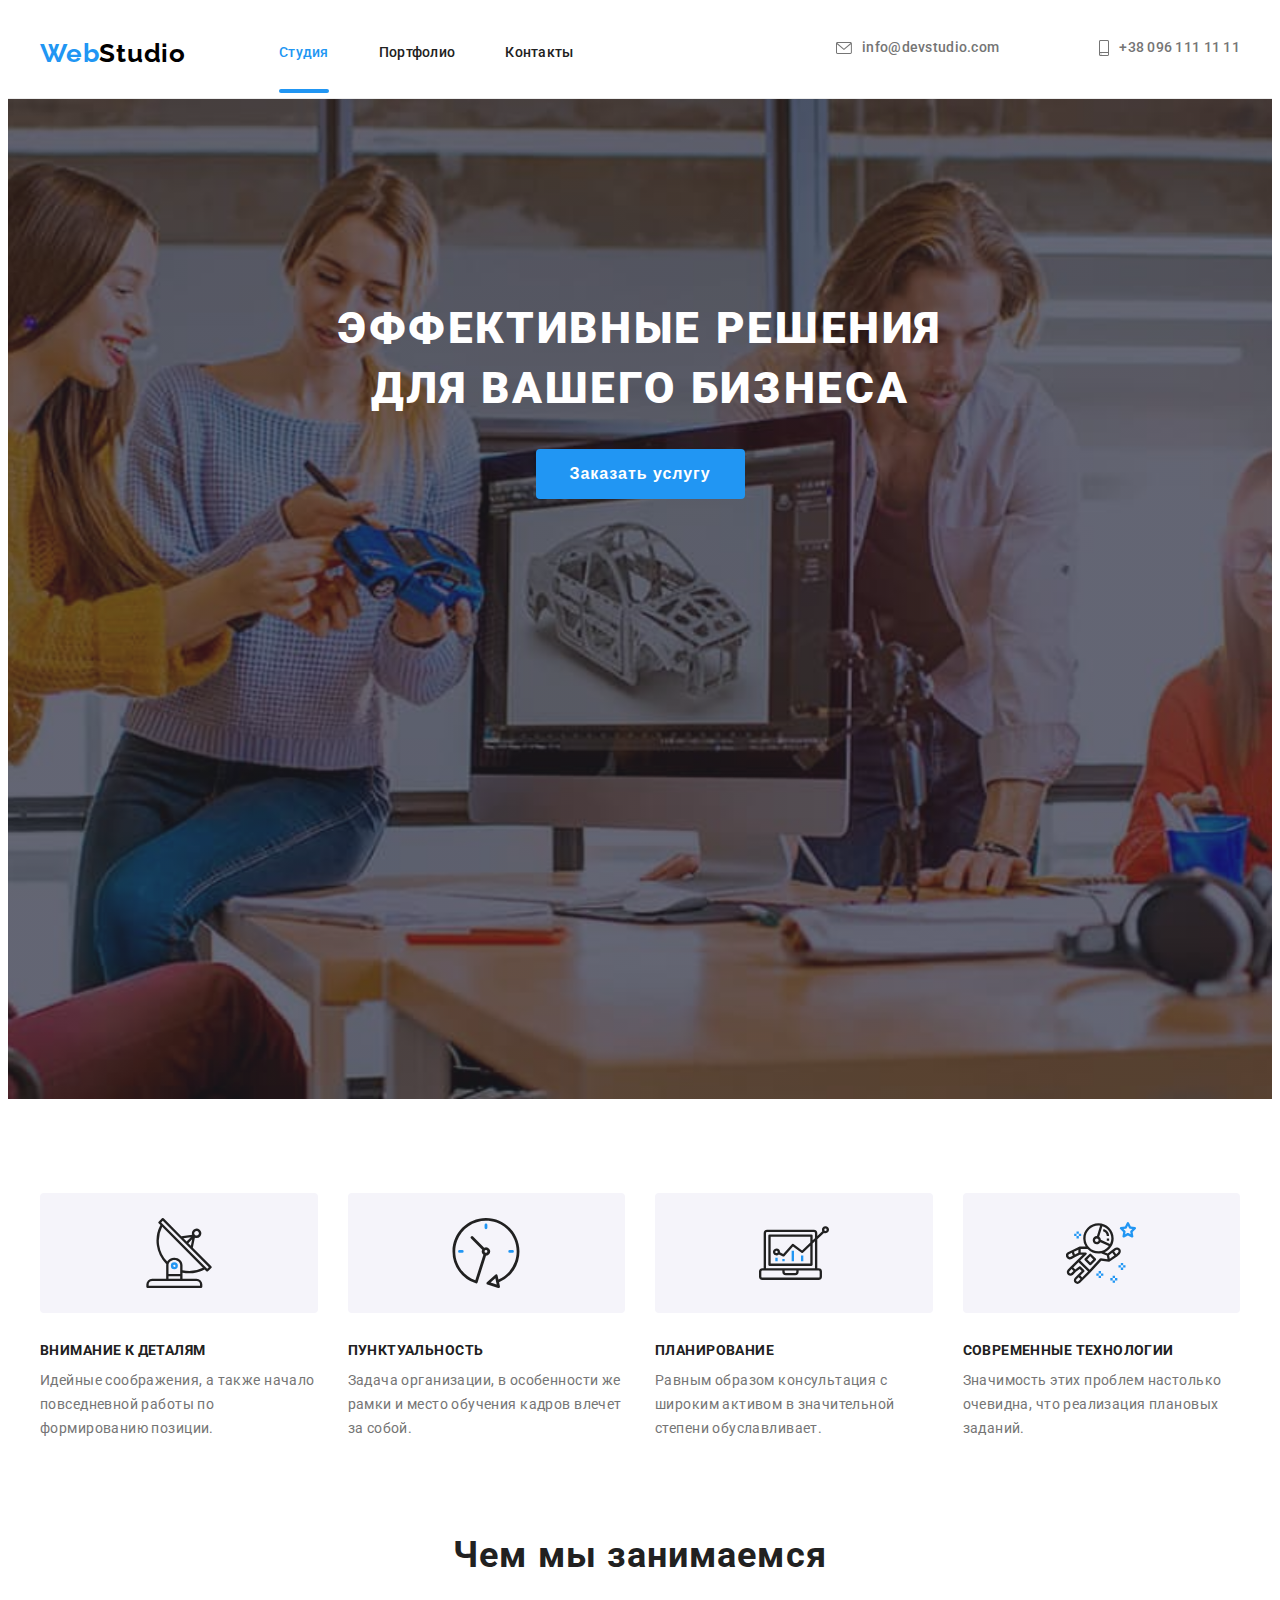
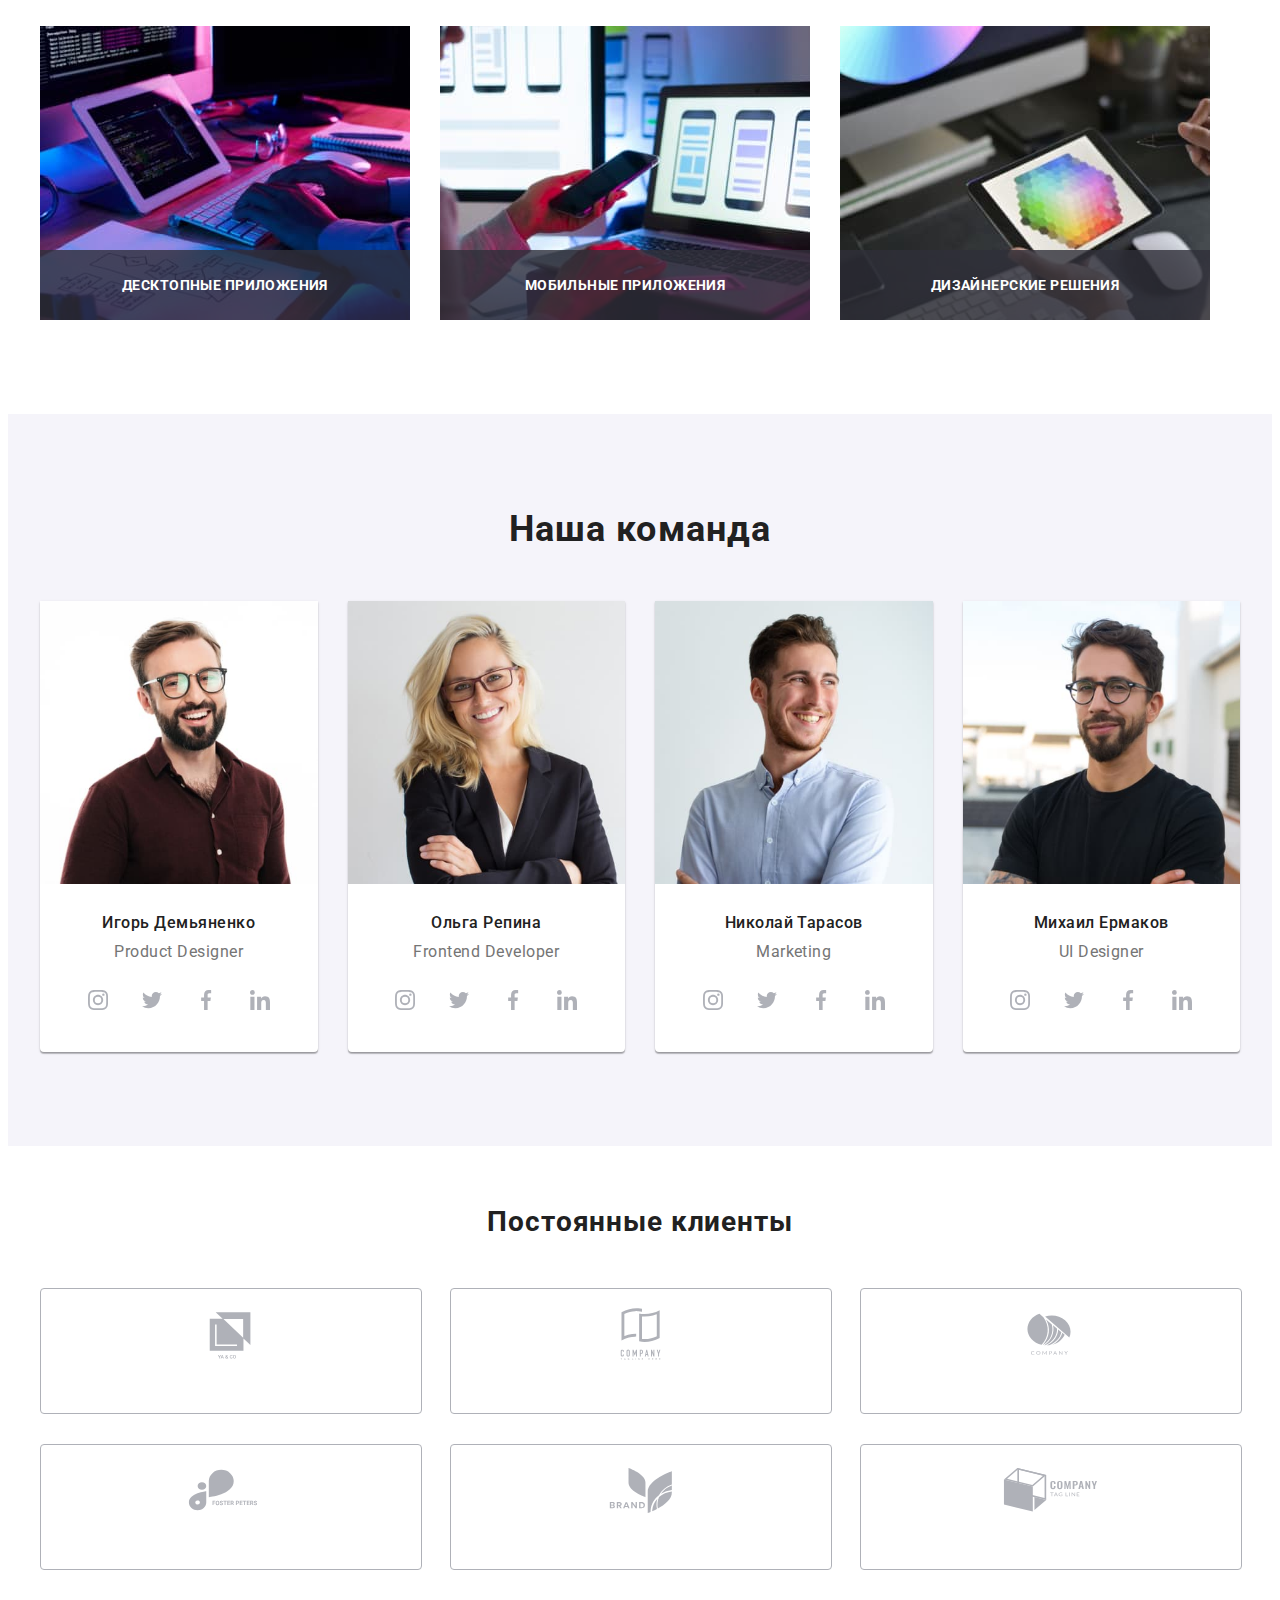
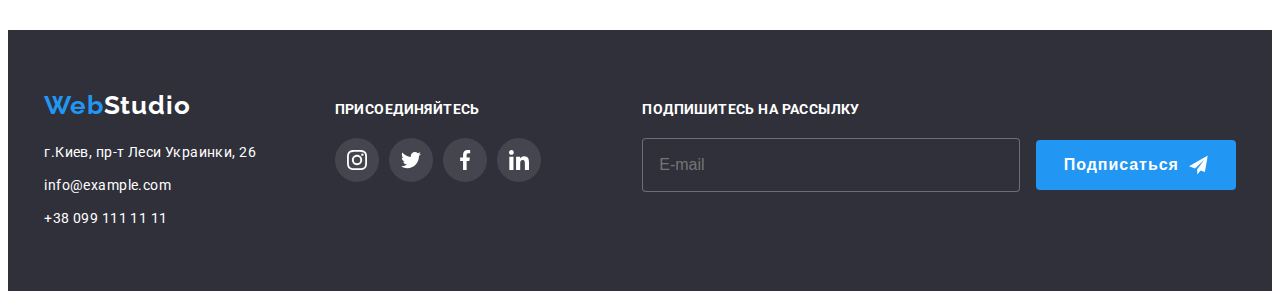
<file: index.html>
<!DOCTYPE html>
<html lang="ru">
<head>
    <meta charset="UTF-8">
    <meta http-equiv="X-UA-Compatible" content="IE=edge">
    <meta name="viewport" content="width=device-width, initial-scale=1.0">
    <link rel="preconnect" href="https://fonts.googleapis.com">
    <link rel="preconnect" href="https://fonts.gstatic.com" crossorigin>
    <link href="https://fonts.googleapis.com/css2?family=Raleway:wght@700&family=Roboto:wght@400;500;700;900&display=swap"
        rel="stylesheet">
    <title>WebStudio</title>
    <link rel="stylesheet" href="https://cdnjs.cloudflare.com/ajax/libs/modern-normalize/1.1.0/modern-normalize.min.css"
        integrity="sha512-wpPYUAdjBVSE4KJnH1VR1HeZfpl1ub8YT/NKx4PuQ5NmX2tKuGu6U/JRp5y+Y8XG2tV+wKQpNHVUX03MfMFn9Q=="
        crossorigin="anonymous" referrerpolicy="no-referrer" />
    <link rel="stylesheet" href="./css/main.min.css">
</head>
<body> 
  <!-- header шапка сайта -->
    <header class="header">
        <div class="header__container ">
     <nav class="nav">
     <a href="./index.html" class="nav__logo link">
         <span class="nav__accent link">Web</span>Studio</a>
        <ul class="nav__list list">
            <li class="nav__item">
                <a href="./index.html" class="nav__link link currents current">Студия</a></li>
            <li class="nav__item">
                <a href="./portfolio.html" class="nav__link link ">Портфолио</a></li>
            <li class="nav__item">
                <a href="" class="nav__link link">Контакты</a></li>
        </ul>
     </nav>
    <ul class="adress header__adress list ">
        <li class="adress__item item icon-mail">
            <a href="mailto:info@devstudio.com" class="adress__mail link">
                <svg class="adress__symbol adress__symbol--mail" width="16" height="12">
                <use href="./img/svg-image/symbol-defs.svg#icon-mail"></use>
            </svg>info@devstudio.com</a></li>
        <li class="adress__item icon-tel">
            <a href="tel:+380961111111" class="adress__tel link">
                <svg class="adress__symbol  adress__symbol--smartphone" width="10" height="16">
                <use href="./img/svg-image/symbol-defs.svg#icon-smartphone"></use>
            </svg>+38 096 111 11 11</a></li>
    </ul>
    </div>
<div class="page-header__mobile-container">
    <a lang="en" href="./index.html" class="mobile-nav__logo"><span class="mobile-nav__logo-accent">Web</span>Studio</a>
    <button type="button" class="menu-button" data-menu-open>
        <svg width="40" height="40">
            <use href="./img/svg-image/symbol-defs.svg#icon-menu"></use>
        </svg>
    </button>
    <div class="page-header__overlay" data-menu>
        <nav class="mobile-nav">
            <button type="button" class="mobile-nav__close" data-menu-close>
                <svg width="40" height="40">
                    <use href="./img/svg-image/symbol-defs.svg#icon-close"></use>
                </svg>
            </button>
            <ul class="mobile-nav__list list">
                <li class="mobile-nav__item"><a href="./index.html"
                        class="mobile-nav__link mobile-nav__link--current">Студия</a>
                </li>
                <li class="mobile-nav__item"><a href="./portfolio.html" class="mobile-nav__link">Портфолио</a></li>
                <li class="mobile-nav__item"><a href="" class="mobile-nav__link">Контакты</a></li>
            </ul>
        </nav>
        <ul class="mobile-contacts list">
            <li class="mobile-contacts__item">
                <a href="tel:+380961111111" class="mobile-contacts__tel">+38 096 111 11 11</a>
            </li>
            <li class="mobile-contacts__item">
                <a lang="en" href="mailto:info@devstudio.com" class="mobile-contacts__mail">info@devstudio.com </a>
            </li>
        </ul>
        <ul class="mobile-social list">
            <li class="mobile-social__item">
                <a class="mobile-social__link" href="https://www.instagram.com/" target="_blank"
                    rel="noopener noreferrer">Instagram</a>
            </li>
            <li class="mobile-social__item">
                <a class="mobile-social__link" href="https://twitter.com/" target="_blank"
                    rel="noopener noreferrer">Twitter</a>
            </li>
            <li class="mobile-social__item">
                <a class="mobile-social__link" href="https://facebook.com/" target="_blank"
                    rel="noopener noreferrer">Facebook</a>
            </li>
            <li class="mobile-social__item">
                <a class="mobile-social__link" href="https://www.linkedin.com/" target="_blank"
                    rel="noopener noreferrer">LinkedIn</a>
            </li>
        </ul>
    </div>

</div>

        </header>
        <main>

    <!-- section Hero-->
    <section class="hero">
        <div class="container"> 
            <h1 class="hero__title">Эффективные решения <br> для вашего бизнеса</h1>
            <button type="button" class="hero__button" data-modal-open >Заказать услугу</button>
        </div>
    </section>
<!-- section 1 Преимущества-->
<section class="description">
    <div class="container">
    <h2 hidden>Преимущества</h2>
    <ul class="description-list list">
        <li class="description-list__item ">
            <div class="description-picture">
                <svg class="description-picture__icon">
                    <use href="./img/svg-image/symbol-defs.svg#icon-antenna"></use>
                </svg>
            </div>
            <h3 class="description-list__title">Внимание к деталям</h3>
            <p class="description-list__text">Идейные соображения, а также начало повседневной работы по формированию позиции.</p>
        </li>
        <li class="description-list__item icon-time">
            <div class="description-picture">
            <svg class="description-picture__icon">
                <use href="./img/svg-image/symbol-defs.svg#icon-clock"></use></svg>
                </div>
            <h3 class="description-list__title">Пунктуальность</h3>
            <p class="description-list__text">Задача организации, в особенности же рамки и место обучения кадров влечет за собой.</p>
        </li>
        <li class="description-list__item icon-laptop ">
            <div class="description-picture">
            <svg class="description-picture__icon">
                <use href="./img/svg-image/symbol-defs.svg#icon-diagram"></use></svg>
                </div>
            <h3 class="description-list__title">Планирование</h3>
            <p class="description-list__text">Равным образом консультация с широким активом в значительной степени обуславливает.</p>
        </li>
        <li class="description-list__item icon-astronaut">
            <div class="description-picture">
            <svg class="description-picture__icon">
            <use href="./img/svg-image/symbol-defs.svg#icon-astronaut"></use>
            </svg>
            </div>
            <h3 class="description-list__title">Современные технологии</h3>
            <p class="description-list__text">Значимость этих проблем настолько очевидна, что реализация плановых заданий.</p>
        </li>
    </ul>
    </div>
</section>
<!-- section 2 examples of works -->

<section class="about">
    <div class="container">
    <h2 class="about__title">Чем мы занимаемся</h2>
    <ul class="about-examples list">
        <li class="about-examples__item">
            <img src="./img/jpg/box1.jpg" alt="box1" width="370" height="294" class="about-img">
            <div class="about-examples__box">
                <p class="about-examples__text">ДЕСКТОПНЫЕ ПРИЛОЖЕНИЯ</p>
            </div>
        </li>
        <li class="about-examples__item">
            <img src="./img/jpg/box2.jpg" alt="box2" width="370" height="294" class="about-img">
            <div class="about-examples__box">
                <p class="about-examples__text">МОБИЛЬНЫЕ ПРИЛОЖЕНИЯ</p>
            </div>
        </li>
        <li class="about-examples__item">
            <img src="./img/jpg/box3.jpg" alt="box3" width="370" height="294" class="about-img">
            <div class="about-examples__box">
                <p class="about-examples__text">ДИЗАЙНЕРСКИЕ РЕШЕНИЯ</p>
            </div>
        </li>
    </ul>
    </div>
</section>
<!-- section 3 photo people -->
<section class="team">
    <div class="container">
    <h2 class="team__title">Наша команда</h2>
    <ul class="person list">
        <li class="person__item">
                <picture>
                    <source media="(max-width: 767px)" srcset="./img/team/igor-mobile.jpg 1x, 
                                                            ./img/team/igor-mobile@2x.jpg 2x" type="image/jpeg">
                    <source media="(max-width: 1199px)" srcset="./img/team/igor-mobile.jpg 1x,
                                                            ./img/team/igor-mobile@2x.jpg 2x">
                    <source media="(min-width: 1200px)" srcset="./img/team/igor-mobile.jpg 1x,
                                                            ./img/team/igor-mobile@2x.jpg 2x">
                    <img src="./img/team/igor-mobile.jpg" alt="Фото Игорь Демьяненко" class="team-img">
                </picture>
            <!-- <img src="./img/team/igor-mobile.jpg" alt="Фото Игорь Демьяненко" class="team-img"
                srcset="./img/team/igor-mobile.jpg 1x, ./img/team/igor-mobile@2x.jpg 2x"> -->
            <div class="person__container">
            <h3 class="person__name">Игорь Демьяненко</h3>
            <p class="person__text">Product Designer</p>
            <ul class="networks list">
                <li class="team-list">
                    <a href="" target="_blank" rel="noopener noreferrer" 
                    class="networks__link">
                        <svg class="networks__icon">
                        <use href="./img/svg-image/symbol-defs.svg#icon-instagram"></use>
                        </svg>
                    </a>
                </li>
                <li class="team-list">
                    <a href="" target="_blank" rel="noopener noreferrer" 
                    class="networks__link">
                    <svg class="networks__icon">
                        <use href="./img/svg-image/symbol-defs.svg#icon-twitter">
                        </use>
                    </svg></a></li>
                <li class="team-list">
                    <a href="" target="_blank" rel="noopener noreferrer" 
                    class="networks__link">
                    <svg class="networks__icon"><use href="./img/svg-image/symbol-defs.svg#icon-facebook"></use>
                     </svg></a></li>
                <li class="team-list">
                    <a href="" target="_blank" rel="noopener noreferrer" 
                    class="networks__link">
                     <svg class="networks__icon"><use href="./img/svg-image/symbol-defs.svg#icon-linkedin"></use>
                    </svg></a></li>
            </ul>
            </div>
        </li>
        <li class="person__item">
                <picture>
                    <source media="(max-width: 767px)" srcset="./img/team/olga-mobile.jpg 1x, 
                                                                            ./img/team/olga-mobile@2x.jpg 2x" type="image/jpeg">
                    <source media="(max-width: 1199px)" srcset="./img/team/olga-mobile.jpg 1x,
                                                                            ./img/team/olga-mobile@2x.jpg 2x">
                    <source media="(min-width: 1200px)" srcset="./img/team/olga-mobile.jpg 1x,
                                                                            ./img/team/olga-mobile@2x.jpg 2x">
                    <img src="./img/team/olga-mobile.jpg" alt="Фото Ольга Репина" class="team-img">
                </picture>
            <!-- <img src="./img/team/olga-mobile.jpg" alt="Фото Ольга Репина" class="team-img"
                srcset="./img/team/olga-mobile.jpg 1x, ./img/team/olga-mobile@2x.jpg 2x"> -->
            <div class="person__container">
            <h3 class="person__name">Ольга Репина</h3>
            <p class="person__text">Frontend Developer</p>
            <ul class="networks list">
                    <li class="team-list">
                        <a href="" target="_blank" rel="noopener noreferrer" 
                        class="networks__link">
                            <svg class="networks__icon"><use href="./img/svg-image/symbol-defs.svg#icon-instagram"></use>
                            </svg></a></li>
                    <li class="team-list">
                        <a href="" target="_blank" rel="noopener noreferrer" 
                        class="networks__link link">
                            <svg class="networks__icon"><use href="./img/svg-image/symbol-defs.svg#icon-twitter"></use>
                            </svg></a></li>
                    <li class="team-list">
                        <a href="" target="_blank" rel="noopener noreferrer" 
                        class="networks__link">
                            <svg class="networks__icon"><use href="./img/svg-image/symbol-defs.svg#icon-facebook"></use>
                            </svg></a></li>
                    <li class="team-list">
                        <a href="" target="_blank" rel="noopener noreferrer" 
                        class="networks__link">
                            <svg class="networks__icon"><use href="./img/svg-image/symbol-defs.svg#icon-linkedin"></use>
                            </svg>
                        </a></li>
            </ul>
            </div>
        </li>
        <li class="person__item">
            <picture>
                <source media="(max-width: 767px)" srcset="./img/team/nikolay-mobile.jpg 1x, 
                    ./img/team/nikolay-mobile@2x.jpg 2x"
                    type="image/jpeg">
                <source media="(max-width: 1199px)" srcset="./img/team/nikolay-mobile.jpg 1x,
                       ./img/team/nikolay-mobile@2x.jpg 2x">
                <source media="(min-width: 1200px)" srcset="./img/team/nikolay-mobile.jpg 1x,
                          ./img/team/nikolay-mobile@2x.jpg 2x">
                <img src="./img/team/nikolay-mobile.jpg" alt="Фото Николай Тарасов" class="team-img">
            </picture>
            <!-- <img src="./img/team/nikolay-mobile.jpg" alt="Фото Николай Тарасов" class="team-img"
                srcset="./img/team/nikolay-mobile.jpg 1x, ./img/team/nikolay-mobile@2x.jpg 2x"> -->
            <div class="person__container">
            <h3 class="person__name">Николай Тарасов</h3>
            <p class="person__text">Marketing</p>
            <ul class="networks list">
                <li class="team-list">
                    <a href="" target="_blank" rel="noopener noreferrer" 
                    class="networks__link">
                        <svg class="networks__icon"><use href="./img/svg-image/symbol-defs.svg#icon-instagram"></use>
                        </svg></a></li>
                <li class="team-list">
                    <a href="" target="_blank" rel="noopener noreferrer" 
                    class="networks__link">
                        <svg class="networks__icon"><use href="./img/svg-image/symbol-defs.svg#icon-twitter"></use>
                        </svg></a></li>
                <li class="team-list">
                    <a href="" target="_blank" rel="noopener noreferrer"
                     class="networks__link">
                        <svg class="networks__icon"><use href="./img/svg-image/symbol-defs.svg#icon-facebook"></use>
                        </svg></a></li>
                <li class="team-list">
                    <a href="" target="_blank" rel="noopener noreferrer" 
                    class="networks__link">
                        <svg class="networks__icon"><use href="./img/svg-image/symbol-defs.svg#icon-linkedin"></use>
                        </svg>
                    </a></li>
            </ul>
            </div>
        </li>
        <li class="person__item">
                <picture>
                    <source media="(max-width: 767px)" srcset="./img/team/michael-mobile.jpg 1x, 
                                    ./img/team/michael-mobile@2x.jpg 2x" type="image/jpeg">
                    <source media="(max-width: 1199px)" srcset="./img/team/michael-mobile.jpg 1x,
                                       ./img/team/michael-mobile@2x.jpg 2x">
                    <source media="(min-width: 1200px)" srcset="./img/team/michael-mobile.jpg 1x,
                                          ./img/team/michael-mobile@2x.jpg 2x">
                    <img src="./img/team/michael-mobile.jpg" alt="Фото Михаил Ермаков" class="team-img">
                </picture>
            <!-- <img src="./img/team/michael-mobile.jpg" alt="Фото Михаил Ермаков" class="team-img"
                srcset="./img/team/michael-mobile.jpg 1x, ./img/team/michael-mobile@2x.jpg 2x"> -->
            <div class="person__container">
            <h3 class="person__name">Михаил Ермаков</h3>
            <p class="person__text">UI Designer</p>
            <ul class="networks list">
                <li class="team-list">
                    <a href="" target="_blank" rel="noopener noreferrer" 
                    class="networks__link">
                    <svg class="networks__icon"><use href="./img/svg-image/symbol-defs.svg#icon-instagram"></use>
                    </svg></a></li>
                <li class="team-list">
                    <a href="" target="_blank" rel="noopener noreferrer" 
                    class="networks__link">
                    <svg class="networks__icon"><use href="./img/svg-image/symbol-defs.svg#icon-twitter"></use>
                    </svg></a></li>
                <li class="team-list">
                    <a href="" target="_blank" rel="noopener noreferrer" 
                    class="networks__link">
                    <svg class="networks__icon"><use href="./img/svg-image/symbol-defs.svg#icon-facebook"></use>
                    </svg></a></li>
                <li class="team-list">
                    <a href="" target="_blank" rel="noopener noreferrer"
                     class="networks__link">
                    <svg class="networks__icon"><use href="./img/svg-image/symbol-defs.svg#icon-linkedin"></use>
                    </svg>
                </a></li>
            </ul>
            </div>
        </li>
    </ul>
    </div>
    
    </section>

<!-- --Section 4 Clients-- -->


         <section class="clients">
         <div class="container">
         <h2 class="clients__title">Постоянные клиенты</h2>
         <ul class="clients-list list">
         <li class="clients-list__box">
             <a class="clients-list__link" href="" target="_blank" rel="noopener noreferrer">
                <svg class="clients-list__symbol">
                    <use href="./img/svg-image/symbol-defs.svg#icon-Logo1"></use>
                </svg>
            </a>
        </li> 
         <li class="clients-list__box">
            <a class="clients-list__link" href="" target="_blank" rel="noopener noreferrer">
             <svg class="clients-list__symbol"><use href="./img/svg-image/symbol-defs.svg#icon-Logo2"></use></svg></a></li>
         <li class="clients-list__box">
            <a class="clients-list__link" href="" target="_blank" rel="noopener noreferrer">
            <svg class="clients-list__symbol"><use href="./img/svg-image/symbol-defs.svg#icon-Logo3"></use></svg></a></li>
         <li class="clients-list__box">
            <a class="clients-list__link" href="" target="_blank" rel="noopener noreferrer">
            <svg class="clients-list__symbol"><use href="./img/svg-image/symbol-defs.svg#icon-Logo4"></use></svg></a></li>
         <li class="clients-list__box">
            <a  class="clients-list__link" href="" target="_blank" rel="noopener noreferrer">
            <svg class="clients-list__symbol"><use href="./img/svg-image/symbol-defs.svg#icon-Logo5"></use></svg></a></li>
         <li class="clients-list__box">
            <a class="clients-list__link" href="" target="_blank" rel="noopener noreferrer">
            <svg class="clients-list__symbol"><use href="./img/svg-image/symbol-defs.svg#icon-Logo6"></use></svg></a></li>
         </ul>
         </div>
    </section>
</main>
         <!-- footer -->
        <footer class="footer">
            <div class="container container-footer">
            <div class="footer-address">
             <h2 hidden>адрес</h2>
            <a href="./index.html" class="footer-address__link link">
            <span class="footer-address__logo-accent link">Web</span>Studio</a>
            <address>
            <ul class="footer-list list">
            <li class="footer-list__item">
            <a href="https://goo.gl/maps/7h8aDrKKwfjGKreX9" target="_blank" rel="noopener noreferrer"
            class="footter-list__text link">
                г.Киев, пр-т Леси Украинки, 26</a>
            </li>
            <li class="footer-list__item">
             <a href="mailto:info@example.com" class="footter-list__mail-info link">info@example.com</a>
            </li>
            <li class="footer-list__item">
             <a href="tel:+380991111111" class="footter-list__tel-info link">+38 099 111 11 11</a>
            </li>
            </ul>
             </address>
            </div>
        <div class="footer-social" >
            <p class="footer-social__title">присоединяйтесь</p>
            <ul class="icons list">
                <li class="icons__links">
                    <a href="" target="_blank" rel="noopener noreferrer" 
                    class="icons__note">
                        <svg class="icons__icon">
                            <use href="./img/svg-image/symbol-defs.svg#icon-instagram"></use>
                        </svg></a>
                </li>
                <li class="icons__links">
                    <a href="" target="_blank" rel="noopener noreferrer" 
                    class="icons__note">
                        <svg class="icons__icon">
                            <use href="./img/svg-image/symbol-defs.svg#icon-twitter"></use>
                        </svg></a>
                </li>
                <li class="icons__links">
                    <a href="" target="_blank" rel="noopener noreferrer" 
                    class="icons__note">
                        <svg class="icons__icon">
                            <use href="./img/svg-image/symbol-defs.svg#icon-facebook"></use>
                        </svg></a>
                </li>
                <li class="icons__links">
                    <a href="" target="_blank" rel="noopener noreferrer" 
                    class="icons__note">
                        <svg class="icons__icon">
                            <use href="./img/svg-image/symbol-defs.svg#icon-linkedin"></use>
                        </svg></a>
                </li>
            </ul>
        </div>
   
        <div class="online-section">
            <p class="online-section__text">ПОДПИШИТЕСЬ НА РАССЫЛКУ</p>
           <!-- <form class="online-form"> -->
            <input type="email" class="online-form__input" 
                name="online-name" 
                placeholder="E-mail"/>
            <button type="submit" class="online-form__button">Подписаться
                <svg class="online-form__icon" width="24" height="24">
                    <use href="./img/svg-image/symbol-defs.svg#icon-icon-send"></use>
                </svg>
            </button>
            <!-- </form> -->
        </div>
    </div>
    
        </footer>
<!-- -------------МОдальное окно--------------- -->
<div class="backdrop is-hidden" data-modal >
    <div class="modal">
    <button class="modal-button" data-modal-close >
    <svg class="modal-svg">
    <use href="./img/svg-image/symbol-defs.svg#icon-button-close"></use></svg>
        </button>
    <form class="modal-form">
        <p class="modal-title">Оставьте свои данные, мы вам перезвоним</p>
    <div class="modal-field">
    <label class="modal-label">Имя</label>
    <div class="input-wrap">
    <input type="text" class="modal-input"
        name="user-name"
        placeholder=" "
        required
        minlength="2"/>
                        
    <svg class="modal-icon">
    <use href="./img/svg-image/symbol-defs.svg#icon-person"></use></svg>
        </div>
        </div>
    <div class="modal-field">
    <label class="modal-label">Телефон</label>
    <div class="input-wrap">
    <input type="tel" class="modal-input" 
             name="user-tel"
            placeholder=" "
            required/>
    <svg class="modal-icon">
    <use href="./img/svg-image/symbol-defs.svg#icon-phone"></use>
        </svg>
        </div>
        </div>
    <div class="modal-field">
    <label class="modal-label">Почта</label>
    <div class="input-wrap">
    <input type="email" class="modal-input" 
            name="user-emal" 
            placeholder=" "
            required/>
                    
     <svg class="modal-icon">
    <use href="./img/svg-image/symbol-defs.svg#icon-email"></use>
        </svg>
        </div>
        </div>
    <label for="user-text" class="modal-label">Комментарий</label>
    <textarea name="user-text" 
         placeholder="Введите текст"
        id="user-text" 
        class="modal-text"></textarea>
                        
    <div class="modal-fields">
    <input type="checkbox" name="privacy"
            value="true" 
            id="privacy"
             class="modal-check visually-hidden " >
    <label for="privacy" class="check-text">
    <span class="check-span">Соглашаюсь с рассылкой и принимаю
    <a href="" class="check-link">Условия договора</a>
        </span>
        </label>
        </div>
        <div class="modal-div">
<button type="submit" class="modal-buttons">Отправить</button>
</div>
            </form>
            </div>
        </div>
    <script src="./js/modal.js"></script>
    <script src="./js/mobile-menu.js"></script>
</body>
</html>
</file>
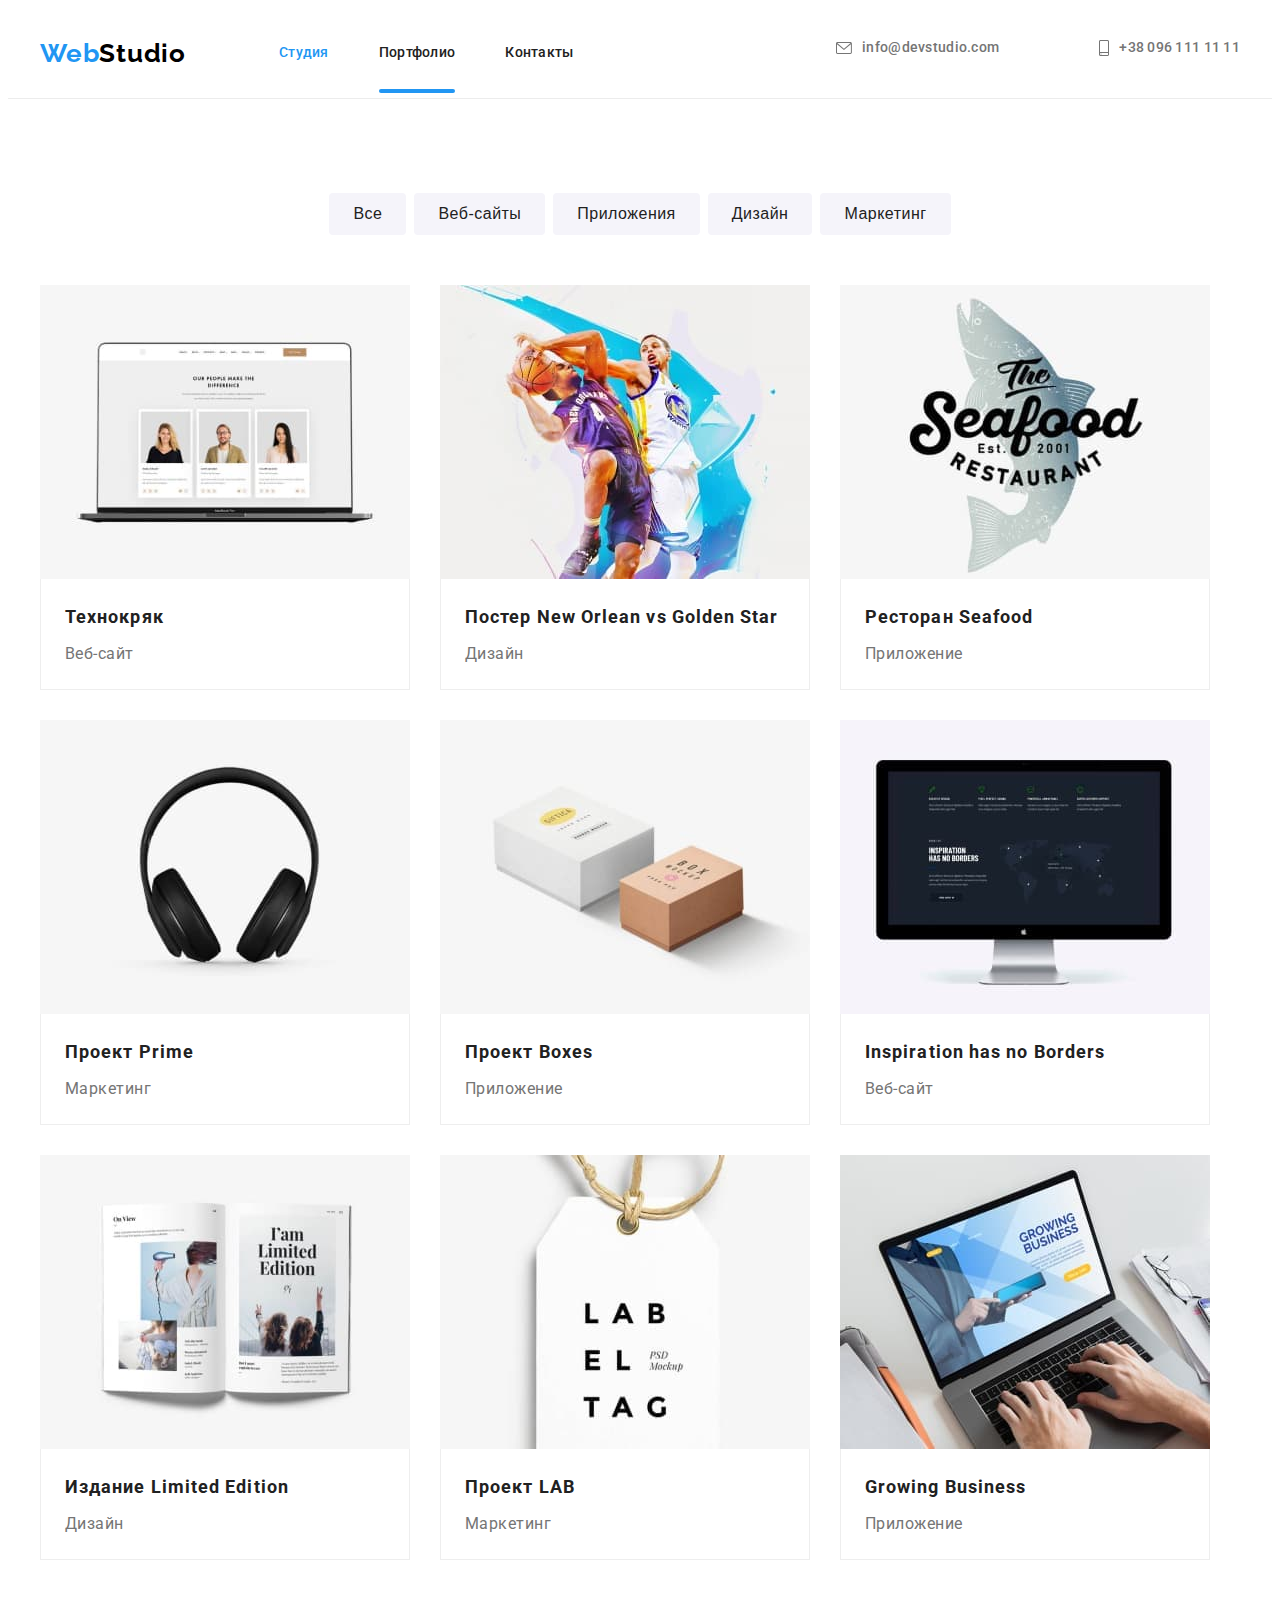
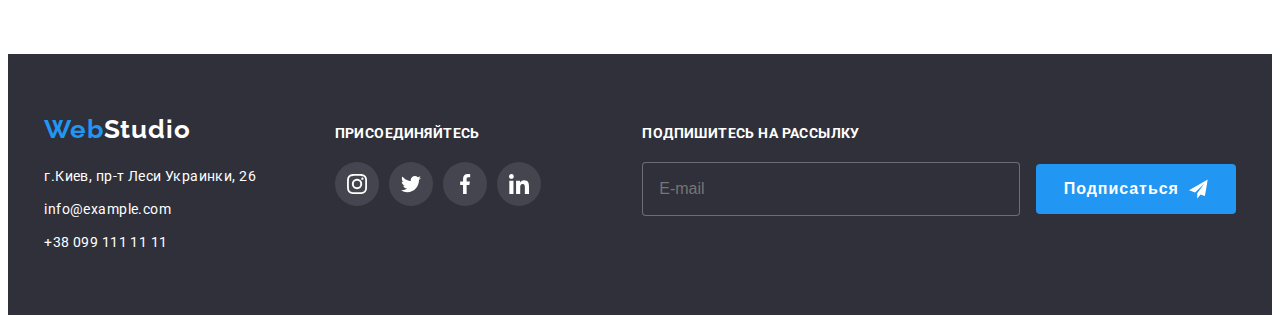
<file: portfolio.html>
<!DOCTYPE html>
<html lang="ru">

<head>
    <meta charset="UTF-8">
    <meta http-equiv="X-UA-Compatible" content="IE=edge">
    <meta name="viewport" content="width=device-width, initial-scale=1.0">
    <link rel="preconnect" href="https://fonts.googleapis.com">
    <link rel="preconnect" href="https://fonts.gstatic.com" crossorigin>
    <link
        href="https://fonts.googleapis.com/css2?family=Raleway:wght@700&family=Roboto:wght@400;500;700;900&display=swap"
        rel="stylesheet">
    <title>WebStudio</title>
    <link rel="stylesheet" href="https://cdnjs.cloudflare.com/ajax/libs/modern-normalize/1.1.0/modern-normalize.min.css"
    integrity="sha512-wpPYUAdjBVSE4KJnH1VR1HeZfpl1ub8YT/NKx4PuQ5NmX2tKuGu6U/JRp5y+Y8XG2tV+wKQpNHVUX03MfMFn9Q=="
    crossorigin="anonymous" referrerpolicy="no-referrer" />
    <!-- <link rel="stylesheet" href="./css/styles.css" /> -->
    <link rel="stylesheet" href="./css/main.min.css" />
</head>

<body>
    <!-- header шапка сайта -->
    <header class="header">
        <div class="header__container ">
            <nav class="nav">
                <a href="./index.html" class="nav__logo link">
                    <span class="nav__accent link">Web</span>Studio</a>
                <ul class="nav__list list">
                    <li class="nav__item">
                        <a href="./index.html" class="nav__link link  current">Студия</a>
                    </li>
                    <li class="nav__item">
                        <a href="./portfolio.html" class="nav__link currents link ">Портфолио</a>
                    </li>
                    <li class="nav__item">
                        <a href="" class="nav__link link">Контакты</a>
                    </li>
                </ul>
            </nav>
            <ul class="adress header__adress list ">
                <li class="adress__item item icon-mail">
                    <a href="mailto:info@devstudio.com" class="adress__mail link">
                        <svg class="adress__symbol adress__symbol--size" width="16" height="12">
                            <use href="./img/svg-image/symbol-defs.svg#icon-mail"></use>
                        </svg>info@devstudio.com</a>
                </li>
                <li class="adress__item icon-tel">
                    <a href="tel:+380961111111" class="adress__tel link">
                        <svg class="adress__symbol  adress__symbol--size" width="10" height="16">
                            <use href="./img/svg-image/symbol-defs.svg#icon-smartphone"></use>
                        </svg>+38 096 111 11 11</a>
                </li>
            </ul>
        </div>
        <div class="page-header__mobile-container">
            <a lang="en" href="./index.html" class="mobile-nav__logo"><span
                    class="mobile-nav__logo-accent">Web</span>Studio</a>
            <button type="button" class="menu-button" data-menu-open>
                <svg width="40" height="40">
                    <use href="./img/svg-image/symbol-defs.svg#icon-menu"></use>
                </svg>
            </button>
            <div class="page-header__overlay" data-menu>
                <nav class="mobile-nav">
                    <button type="button" class="mobile-nav__close" data-menu-close>
                        <svg width="40" height="40">
                            <use href="./img/svg-image/symbol-defs.svg#icon-close"></use>
                        </svg>
                    </button>
                    <ul class="mobile-nav__list list">
                        <li class="mobile-nav__item"><a href="./index.html"
                                class="mobile-nav__link mobile-nav__link--current">Студия</a>
                        </li>
                        <li class="mobile-nav__item"><a href="./portfolio.html" class="mobile-nav__link">Портфолио</a></li>
                        <li class="mobile-nav__item"><a href="" class="mobile-nav__link">Контакты</a></li>
                    </ul>
                </nav>
                <ul class="mobile-contacts list">
                    <li class="mobile-contacts__item">
                        <a href="tel:+380961111111" class="mobile-contacts__tel">+38 096 111 11 11</a>
                    </li>
                    <li class="mobile-contacts__item">
                        <a lang="en" href="mailto:info@devstudio.com" class="mobile-contacts__mail">info@devstudio.com </a>
                    </li>
                </ul>
                <ul class="mobile-social list">
                    <li class="mobile-social__item">
                        <a class="mobile-social__link" href="https://www.instagram.com/" target="_blank"
                            rel="noopener noreferrer">Instagram</a>
                    </li>
                    <li class="mobile-social__item">
                        <a class="mobile-social__link" href="https://twitter.com/" target="_blank"
                            rel="noopener noreferrer">Twitter</a>
                    </li>
                    <li class="mobile-social__item">
                        <a class="mobile-social__link" href="https://facebook.com/" target="_blank"
                            rel="noopener noreferrer">Facebook</a>
                    </li>
                    <li class="mobile-social__item">
                        <a class="mobile-social__link" href="https://www.linkedin.com/" target="_blank"
                            rel="noopener noreferrer">LinkedIn</a>
                    </li>
                </ul>
            </div>
    
        </div>
    
    </header>
    <main>
        <!-- Filter -->
        <section class="portfolio">
            <div class="container">
            <h1 hidden>Проекты</h1>
<ul class="portfolio-list list">
    <li class="item"><button type="button" 
        class="portfolio-list__button">Все</button> </li>
   <li class="item"><button type="button" 
    class="portfolio-list__button">Веб-сайты</button>
    </li>
    <li class="item"><button type="button" 
        class="portfolio-list__button">Приложения</button></li>
    <li class="item"><button type="button" 
        class="portfolio-list__button">Дизайн</button></li>
    <li class="item"><button type="button" 
        class="portfolio-list__button">Маркетинг</button></li>
</ul>
<!-- Portfolio  -->
<ul class="portfolio-choice list">
    <li class="portfolio-choice__item">
        <a href="" class="portfolio-choice__link">
            <div class="portfolio-foto">
        <picture>
            <source media="(max-width: 767px)" srcset="./img/portfolio2/technoquack-mobile.jpg 1x, 
                                            ./img/portfolio2/technoquack-mobile@2x.jpg 2x" type="image/jpeg">
            <source media="(max-width: 1199px)" srcset="./img/portfolio2/technoquack-tablet.jpg 1x,
                                            ./img/portfolio2/technoquack-tablet@2x.jpg 2x">
            <source media="(min-width: 1200px)" srcset="./img/portfolio2/technoquack.jpg 1x,
                                            ./img/portfolio2/technoquack@2x.jpg 2x">
            <img src="./img/portfolio2/technoquack.jpg" alt="Ноутбук с открытой веб-страницей Технокряк"
                class="portfolio-choice__photo">
        </picture>

             <p class="portfolio-foto__paragraf">Ресурс предлагает комплексные предложения с разным
                    уровнем функционала и сервисов. Все это позволит посетителю получить
                    исчерпывающие сведения о компании или частном лице.</p>
                 </div>
            <div class="portfolio-container">
            <h2 class="portfolio-container__name">Технокряк</h2>
            <p class="portfolio-container__text">Веб-сайт</p>
            </div>
        </a>
        
    </li>
    <li class="portfolio-choice__item">
        <a href="" class="portfolio-choice__link">
            <div class="portfolio-foto">
            <picture>
                <source media="(max-width: 767px)" srcset="./img/portfolio2/poster-mobile.jpg 1x, 
                                                ./img/portfolio2/poster-mobile@2x.jpg 2x" type="image/jpeg">
                <source media="(max-width: 1199px)" srcset="./img/portfolio2/poster-tablet.jpg 1x, 
                                                ./img/portfolio2/poster-tablet@2x.jpg 2x" type="image/jpeg">
                <source media="(min-width: 1200px)" srcset="./img/portfolio2/poster.jpg 1x,
                                                ./img/portfolio2/poster@2x.jpg 2x" type="image/jpeg">
                <img src="./img/portfolio2/poster.jpg" 
                alt="Постер с двумя игроками НБА" class="portfolio-choice__photo">
            </picture>
            <p class="portfolio-foto__paragraf">Ресурс предлагает комплексные предложения с разным
                уровнем функционала и сервисов. Все это позволит посетителю получить
                исчерпывающие сведения о компании или частном лице.</p>
            </div>
        <div class="portfolio-container">
            <h2 class="portfolio-container__name">Постер New Orlean vs Golden Star</h2>
        <p class="portfolio-container__text">Дизайн</p>
        </div>
    </a>
        </li>
    <li class="portfolio-choice__item">
        <a href="" class="portfolio-choice__link">
            <div class="portfolio-foto">
        <picture>
            <source media="(max-width: 767px)" srcset="./img/portfolio2/seafood-mobile.jpg 1x,
                                            ./img/portfolio2/seafood-mobile@2x.jpg 2x" type="image/jpeg">
            <source media="(max-width: 1199px)" srcset="./img/portfolio2/seafood-tablet.jpg 1x,
                                            ./img/portfolio2/seafood-tablet@2x.jpg 2x" type="image/jpeg">
            <source media="(min-width: 1200px)" srcset="./img/portfolio2/seafood.jpg 1x,
                                            ./img/portfolio2/seafood@2x.jpg 2x" type="image/jpeg">
            <img src="./img/portfolio2/seafood.jpg" 
            alt="Логотип ресторана seafood" class="portfolio-choice__photo">
        </picture>
        <p class="portfolio-foto__paragraf">Ресурс предлагает комплексные предложения с разным
            уровнем функционала и сервисов. Все это позволит посетителю получить
            исчерпывающие сведения о компании или частном лице.</p>
            </div>
        <div class="portfolio-container">
        <h2 class="portfolio-container__name">Ресторан Seafood</h2>
        <p class="portfolio-container__text">Приложение</p>
        </div>
    </a>
        </Li>
    <li class="portfolio-choice__item">
        <a href="" class="portfolio-choice__link">
            <div class="portfolio-foto">
        <picture>
            <source media="(max-width: 767px)" srcset="./img/portfolio2/prime-mobile.jpg 1x, 
                                            ./img/portfolio2/prime-mobile@2x.jpg 2x" type="image/jpeg">
            <source media="(max-width: 1199px)" srcset="./img/portfolio2/prime-tablet.jpg 1x,
                                            ./img/portfolio2/prime-tablet@2x.jpg 2x" type="image/jpeg">
            <source media="(min-width: 1200px)" srcset="./img/portfolio2/prime.jpg 1x,
                                            ./img/portfolio2/prime@2x.jpg 2x" type="image/jpeg">
            <img src="./img/portfolio2/prime.jpg"
             alt="Черные наушники" class="portfolio-choice__photo">
        </picture>
        <p class="portfolio-foto__paragraf">Ресурс предлагает комплексные предложения с разным
            уровнем функционала и сервисов. Все это позволит посетителю получить
            исчерпывающие сведения о компании или частном лице.</p>
            </div>
        <div class="portfolio-container">
        <h2 class="portfolio-container__name">Проект Prime</h2>
        <p class="portfolio-container__text">Маркетинг</p>
    </div>
    </a>
       </li>
    <li class="portfolio-choice__item">
        <a href="" class="portfolio-choice__link">
            <div class="portfolio-foto">
        <picture>
            <source media="(max-width: 767px)" srcset="./img/portfolio2/boxes-mobile.jpg 1x,
                                            ./img/portfolio2/boxes-mobile@2x.jpg 2x" type="image/jpeg">
            <source media="(max-width: 1199px)" srcset="./img/portfolio2/boxes-tablet.jpg 1x,
                                            ./img/portfolio2/boxes-tablet@2x.jpg 2x" type="image/jpeg">
            <source media="(min-width: 1200px)" srcset="./img/portfolio2/boxes.jpg 1x,
                                            ./img/portfolio2/boxes@2x.jpg 2x" type="image/jpeg">
            <img src="./img/portfolio2/boxes.jpg" 
            alt="Две картонные коробки" class="portfolio-choice__photo">
        </picture>
        <p class="portfolio-foto__paragraf">Ресурс предлагает комплексные предложения с разным
            уровнем функционала и сервисов. Все это позволит посетителю получить
            исчерпывающие сведения о компании или частном лице.</p>
            </div>
        <div class="portfolio-container">
        <h2 class="portfolio-container__name">Проект Boxes</h2>
        <p class="portfolio-container__text">Приложение</p>
        </div>
    </a>
        </li>
    <li class="portfolio-choice__item">
        <a href="" class="portfolio-choice__link">
            <div class="portfolio-foto">
        <picture>
            <source media="(max-width: 767px)" srcset="./img/portfolio2/website-mobile.jpg 1x,
                                            ./img/portfolio2/website-mobile@2x.jpg 2x" type="image/jpeg">
            <source media="(max-width: 1199px)" srcset="./img/portfolio2/website-tablet.jpg 1x,
                                            ./img/portfolio2/website-tablet@2x.jpg 2x" type="image/jpeg">
            <source media="(min-width: 1200px)" srcset="./img/portfolio2/website.jpg 1x,
                                            ./img/portfolio2/website@2x.jpg 2x" type="image/jpeg">
            <img src="./img/portfolio2/website.jpg" 
            alt="Монитор с открытым сайтом" class="portfolio-choice__photo">
        </picture>
        <p class="portfolio-foto__paragraf">Ресурс предлагает комплексные предложения с разным
            уровнем функционала и сервисов. Все это позволит посетителю получить
            исчерпывающие сведения о компании или частном лице.</p>
            </div>
        <div class="portfolio-container">
        <h2 class="portfolio-container__name">Inspiration has no Borders</h2>
        <p class="portfolio-container__text">Веб-сайт</p>
        </div>
    </a>
        </li>
    <li class="portfolio-choice__item">
        <a href="" class="portfolio-choice__link">
            <div class="portfolio-foto">
        <picture>
            <source media="(max-width: 767px)" srcset="./img/portfolio2/magazine-mobile.jpg 1x,
                                            ./img/portfolio2/magazine-mobile@2x.jpg 2x" type="image/jpeg">
            <source media="(max-width: 1199px)" srcset="./img/portfolio2/magazine-tablet.jpg 1x,
                                            ./img/portfolio2/magazine-tablet@2x.jpg 2x" type="image/jpeg">
            <source media="(min-width: 1200px)" srcset="./img/portfolio2/magazine.jpg 1x,
                                            ./img/portfolio2/magazine@2x.jpg 2x" type="image/jpeg">
            <img src="./img/portfolio2/magazine.jpg"
             alt="Раскрытый журнал" class="portfolio-choice__photo">
        </picture>
        <p class="portfolio-foto__paragraf">Ресурс предлагает комплексные предложения с разным
            уровнем функционала и сервисов. Все это позволит посетителю получить
            исчерпывающие сведения о компании или частном лице.</p>
            </div>
        <div class="portfolio-container">
        <h2 class="portfolio-container__name">Издание Limited Edition</h2>
        <p class="portfolio-container__text">Дизайн</p>
        </div>
    </a>
    </li>
    <li class="portfolio-choice__item">
        <a href="" class="portfolio-choice__link">
            <div class="portfolio-foto">
        <picture>
            <source media="(max-width: 767px)" srcset="./img/portfolio2/lab-mobile.jpg 1x,
                                            ./img/portfolio2/lab-mobile@2x.jpg 2x" type="image/jpeg">
            <source media="(max-width: 1199px)" srcset="./img/portfolio2/lab-tablet.jpg 1x,
                                            ./img/portfolio2/lab-tablet@2x.jpg 2x" type="image/jpeg">
            <source media="(min-width: 1200px)" srcset="./img/portfolio2/lab.jpg 1x,
                                            ./img/portfolio2/lab@2x.jpg 2x" type="image/jpeg">
            <img src="./img/portfolio2/lab.jpg" 
            alt="Бирка с названием проекта для компании LAB" class="portfolio-choice__photo">
        </picture>
        <p class="portfolio-foto__paragraf">Ресурс предлагает комплексные предложения с разным
            уровнем функционала и сервисов. Все это позволит посетителю получить
            исчерпывающие сведения о компании или частном лице.</p>
            </div>
        <div class="portfolio-container">
        <h2 class="portfolio-container__name">Проект LAB</h2>
        <p class="portfolio-container__text">Маркетинг</p>
        </div>
        </a>
        </li>
    <li class="portfolio-choice__item">
        <a href="" class="portfolio-choice__link">
            <div class="portfolio-foto">
        <picture>
            <source media="(max-width: 767px)" srcset="./img/portfolio2/business-mobile.jpg 1x,
                                            ./img/portfolio2/business-mobile@2x.jpg 2x" type="image/jpeg">
            <source media="(max-width: 1199px)" srcset="./img/portfolio2/business-tablet.jpg 1x,
                                            ./img/portfolio2/business-tablet@2x.jpg 2x" type="image/jpeg">
            <source media="(min-width: 1200px)" srcset="./img/portfolio2/business.jpg 1x,
                                            ./img/portfolio2/business@2x.jpg 2x" type="image/jpeg">
            <img src="./img/portfolio2/business.jpg" 
            alt="Парень печатет на компьютере" class="portfolio-choice__photo">
        </picture>
        <p class="portfolio-foto__paragraf">Ресурс предлагает комплексные предложения с разным
            уровнем функционала и сервисов. Все это позволит посетителю получить
            исчерпывающие сведения о компании или частном лице.</p>
            </div>
        <div class="portfolio-container">
        <h2 class="portfolio-container__name">Growing Business</h2>
        <p class="portfolio-container__text">Приложение</p>
        </div>
        </a>
        </li>
    </ul>
    </div>
    </section>   
    </main>

    <!-- footer -->
<footer class="footer">
    <div class="container container-footer">
        <div class="footer-address">
            <h2 hidden>адрес</h2>
            <a href="./index.html" class="footer-address__link link">
                <span class="footer-address__logo-accent link">Web</span>Studio</a>
            <address>
                <ul class="footer-list list">
                    <li class="footer-list__item">
                        <a href="https://goo.gl/maps/7h8aDrKKwfjGKreX9" target="_blank" rel="noopener noreferrer"
                            class="footter-list__text link">
                            г.Киев, пр-т Леси Украинки, 26</a>
                    </li>
                    <li class="footer-list__item">
                        <a href="mailto:info@example.com" class="footter-list__mail-info link">info@example.com</a>
                    </li>
                    <li class="footer-list__item">
                        <a href="tel:+380991111111" class="footter-list__tel-info link">+38 099 111 11 11</a>
                    </li>
                </ul>
            </address>
        </div>
        <div class="footer-social">
            <p class="footer-social__title">присоединяйтесь</p>
            <ul class="icons list">
                <li class="icons__links">
                    <a href="" target="_blank" rel="noopener noreferrer" class="icons__note">
                        <svg class="icons__icon">
                            <use href="./img/svg-image/symbol-defs.svg#icon-instagram"></use>
                        </svg></a>
                </li>
                <li class="icons__links">
                    <a href="" target="_blank" rel="noopener noreferrer" class="icons__note">
                        <svg class="icons__icon">
                            <use href="./img/svg-image/symbol-defs.svg#icon-twitter"></use>
                        </svg></a>
                </li>
                <li class="icons__links">
                    <a href="" target="_blank" rel="noopener noreferrer" class="icons__note">
                        <svg class="icons__icon">
                            <use href="./img/svg-image/symbol-defs.svg#icon-facebook"></use>
                        </svg></a>
                </li>
                <li class="icons__links">
                    <a href="" target="_blank" rel="noopener noreferrer" class="icons__note">
                        <svg class="icons__icon">
                            <use href="./img/svg-image/symbol-defs.svg#icon-linkedin"></use>
                        </svg></a>
                </li>
            </ul>
        </div>

        <div class="online-section">
            <p class="online-section__text">ПОДПИШИТЕСЬ НА РАССЫЛКУ</p>
            <form class="online-form">
                <input type="email" class="online-form__input" name="online-name" placeholder="E-mail" />
                <button type="submit" class="online-form__button">Подписаться
                    <svg class="online-form__icon" width="24" height="24">
                        <use href="./img/svg-image/symbol-defs.svg#icon-icon-send"></use>
                    </svg>
                </button>
            </form>
        </div>
    </div>

</footer>
</body>
<script src="./js/mobile-menu.js"></script>
</html>
</file>
<file: css/styles.css>
/* -----------HEADER --------------*/



/* -----------SECTION HERO------------- */


/* ---------SECTION 1 ПРЕИМУЩЕСТВА---------- */



/* -------SECTION 2 EXAMPLES OF WORKS about-- */



/* ------SECTION 3 Photo people (team)------- */




/* ----------Section 4 Clients----------- */






/* ------FOOTER---------- */




/*------ Portfolio.html ---------*/



/* ---------------BAckdrop Modal------------------ */
</file>
<file: css/main.min.css>
:root{--primary-text-color: #212121;--secondary-text-color: #757575;--accent-color: #2196F3;--title-color: #FFFFFF;--logo-color: #000000;--button-portfolio-bg: #F5F4FA;--primary-background-color: #E5E5E5;--secondary-background-color: #2F303A}body{font-family:"Roboto",sans-serif;font-size:14px;color:var(--secondary-text-color);letter-spacing:.03em}.list{list-style:none;padding:0;margin:0}.link{text-decoration:none}h1,h2,h3,p{margin:0;padding:0}img{display:block;max-width:100%;height:auto;width:100%}.container{padding-left:15px;padding-right:15px;margin:0 auto}@media screen and (min-width: 480px){.container{width:480px}}@media screen and (min-width: 768px){.container{width:768px}}@media screen and (min-width: 1200px){.container{width:1200px}}.header{border-bottom:1px solid #ececec}.header__container{display:none;-webkit-box-align:center;-ms-flex-align:center;align-items:center;margin:0 auto;padding:0 15px}@media screen and (min-width: 768px){.header__container{display:-webkit-box;display:-ms-flexbox;display:flex;width:780px}}@media screen and (min-width: 1200px){.header__container{width:1200px}}.nav{display:-webkit-box;display:-ms-flexbox;display:flex;-webkit-box-align:center;-ms-flex-align:center;align-items:center}.nav__list{display:-webkit-box;display:-ms-flexbox;display:flex}.nav__item{margin-right:50px}.nav__item:last-child{margin-right:0}.adress__item{margin-right:50px}.adress__item:last-child{margin-right:0}.nav__accent,.nav__logo{font-family:"Raleway",sans-serif;font-weight:700;font-size:24px;line-height:1.19;letter-spacing:.03em;color:var(--accent-color)}@media screen and (min-width: 1200px){.nav__accent,.nav__logo{font-size:26px}}.nav__logo{color:var(--logo-color);margin-right:93px}.header__adress{display:-webkit-box;display:-ms-flexbox;display:flex;margin-left:auto}.header__adress .item+.item{margin-left:50px}.nav__link{position:relative;display:block;padding-top:32px;padding-bottom:32px;font-weight:500;line-height:1.14;letter-spacing:.02em;color:var(--primary-text-color);-webkit-transition:color 250ms cubic-bezier(0.4, 0, 0.2, 1);transition:color 250ms cubic-bezier(0.4, 0, 0.2, 1)}.nav__link.current{color:var(--accent-color)}.nav__link:hover,.nav__link:focus{color:var(--accent-color)}.nav__link.currents::after{content:"";display:inline-block;position:absolute;width:100%;height:4px;background-color:var(--accent-color);border-radius:2px;left:0;bottom:0}.adress{display:-webkit-box;display:-ms-flexbox;display:flex;-webkit-box-orient:vertical;-webkit-box-direction:normal;-ms-flex-direction:column;flex-direction:column;margin-left:auto}@media screen and (min-width: 1200px){.adress{-webkit-box-orient:horizontal;-webkit-box-direction:normal;-ms-flex-direction:row;flex-direction:row}}@media screen and (min-width: 1200px){.adress__item+.adress__item{margin-left:50px}}.adress__tel,.adress__mail{display:-webkit-box;display:-ms-flexbox;display:flex;-webkit-box-align:center;-ms-flex-align:center;align-items:center;font-weight:500;font-size:12px;line-height:1.14;letter-spacing:.02em;color:var(--secondary-text-color);-webkit-transition:color 250ms cubic-bezier(0.4, 0, 0.2, 1);transition:color 250ms cubic-bezier(0.4, 0, 0.2, 1)}.adress__tel:hover,.adress__tel:focus,.adress__mail:hover,.adress__mail:focus{color:var(--accent-color)}@media screen and (min-width: 1200px){.adress__tel,.adress__mail{padding-top:32px;padding-bottom:32px;font-size:14px}}@media screen and (min-width: 768px){.adress__mail{margin-bottom:10px}}.adress__symbol{margin-right:10px;fill:currentColor}.adress__symbol--mail{width:14px;height:12px}@media screen and (min-width: 1200px){.adress__symbol--mail{width:16px;height:12px}}.adress__symbol--smartphone{width:10px;height:14px}@media screen and (min-width: 1200px){.adress__symbol--smartphone{width:10px;height:16px}}.mobile-nav__logo{color:#000;font-family:Raleway,sans-serif;font-weight:700;font-size:24px;line-height:1.17;text-decoration:none}.mobile-nav__logo-accent{color:var(--accent-color)}.page-header__mobile-container{display:-webkit-box;display:-ms-flexbox;display:flex;-webkit-box-align:center;-ms-flex-align:center;align-items:center;-webkit-box-pack:justify;-ms-flex-pack:justify;justify-content:space-between;width:100%;height:60px;margin:0 auto;padding:0 15px}@media screen and (min-width: 480px){.page-header__mobile-container{width:480px}}@media screen and (min-width: 768px){.page-header__mobile-container{display:none}}.menu-button{display:-webkit-inline-box;display:-ms-inline-flexbox;display:inline-flex;margin:0;padding:0;border:none;background-color:rgba(0,0,0,0)}.menu-button:hover,.menu-button:focus{fill:var(--accent-color)}.page-header__overlay{position:fixed;display:-webkit-box;display:-ms-flexbox;display:flex;-webkit-box-orient:vertical;-webkit-box-direction:normal;-ms-flex-direction:column;flex-direction:column;top:-100%;left:0;z-index:999;width:100%;height:100%;padding-left:40px;padding-top:48px;padding-bottom:48px;background-color:var(--title-color);-webkit-transition:top 250ms cubic-bezier(0.4, 0, 0.2, 1);transition:top 250ms cubic-bezier(0.4, 0, 0.2, 1)}.page-header__overlay.is-hidden{top:0}.mobile-nav{margin-bottom:auto}.mobile-nav__close{display:-webkit-inline-box;display:-ms-inline-flexbox;display:inline-flex;margin:0;padding:0;border:none;background-color:rgba(0,0,0,0);position:absolute;top:10px;right:-5px;-webkit-transform:translate(-50%);transform:translate(-50%)}.mobile-nav__close:hover,.mobile-nav__close:focus{fill:var(--accent-color)}.mobile-nav__item:not(:last-child){margin-bottom:32px}.mobile-nav__link{color:var(--primary-text-color);font-weight:500;font-size:40px;line-height:1.18;letter-spacing:.02em;text-decoration:none;-webkit-transition:color 250ms cubic-bezier(0.4, 0, 0.2, 1);transition:color 250ms cubic-bezier(0.4, 0, 0.2, 1)}.mobile-nav__link:hover,.mobile-nav__link:focus{color:var(--accent-color)}.mobile-contacts{padding-bottom:64px}.mobile-contacts__item:not(:last-child){margin-bottom:32px}.mobile-contacts__mail,.mobile-contacts__tel{color:var(--secondary-text-color);font-weight:500;font-size:24px;line-height:1.17;letter-spacing:.02em;text-decoration:none;-webkit-transition:color 250ms cubic-bezier(0.4, 0, 0.2, 1);transition:color 250ms cubic-bezier(0.4, 0, 0.2, 1)}.mobile-contacts__mail:hover,.mobile-contacts__mail:focus,.mobile-contacts__tel:hover,.mobile-contacts__tel:focus{font-size:34px;line-height:1.18;color:var(--accent-color)}.mobile-contacts__icon{width:16px;height:12px;margin-right:10px;fill:currentColor}.mobile-contacts__icon--size{width:10px;height:16px}.mobile-social{display:-webkit-box;display:-ms-flexbox;display:flex;-ms-flex-wrap:wrap;flex-wrap:wrap;width:100%}.mobile-social__item:not(:nth-child(1)){padding-left:10px}.mobile-social__item:not(:last-child){padding-right:10px;border-right:1px solid rgba(33,33,33,.2)}.mobile-social__link{font-weight:500;font-size:18px;line-height:1.22;letter-spacing:.02em;color:var(--accent-color);text-decoration:none}.hero{height:400px;margin-left:auto;margin-right:auto;padding-top:118px;padding-bottom:118px;background:var(--secondary-background-color);text-align:center;background-size:cover;background-position:center;background-repeat:no-repeat;background-image:-webkit-gradient(linear, left top, right top, from(rgba(47, 48, 58, 0.4)), to(rgba(47, 48, 58, 0.4))),url(../img/hero/hero-mobile.jpg);background-image:linear-gradient(to right, rgba(47, 48, 58, 0.4), rgba(47, 48, 58, 0.4)),url(../img/hero/hero-mobile.jpg)}@media(min-device-pixel-ratio: 2),(-webkit-min-device-pixel-ratio: 2),(min-resolution: 192dpi),(min-resolution: 2dppx){.hero{background-image:-webkit-gradient(linear, left top, right top, from(rgba(47, 48, 58, 0.4)), to(rgba(47, 48, 58, 0.4))),url(../img/hero/hero-mobile@2x.jpg);background-image:linear-gradient(to right, rgba(47, 48, 58, 0.4), rgba(47, 48, 58, 0.4)),url(../img/hero/hero-mobile@2x.jpg)}}@media screen and (min-width: 560px){.hero{background-image:-webkit-gradient(linear, left top, right top, from(rgba(47, 48, 58, 0.4)), to(rgba(47, 48, 58, 0.4))),url(../img/hero/hero-tablet.jpg);background-image:linear-gradient(to right, rgba(47, 48, 58, 0.4), rgba(47, 48, 58, 0.4)),url(../img/hero/hero-tablet.jpg)}}@media screen and (min-width: 560px)and (min-device-pixel-ratio: 2),screen and (min-width: 560px)and (-webkit-min-device-pixel-ratio: 2),screen and (min-width: 560px)and (min-resolution: 192dpi),screen and (min-width: 560px)and (min-resolution: 2dppx){.hero{background-image:-webkit-gradient(linear, left top, right top, from(rgba(47, 48, 58, 0.4)), to(rgba(47, 48, 58, 0.4))),url(../img/hero/hero-tablet@2x.jpg);background-image:linear-gradient(to right, rgba(47, 48, 58, 0.4), rgba(47, 48, 58, 0.4)),url(../img/hero/hero-tablet@2x.jpg)}}@media screen and (min-width: 900px){.hero{background-image:-webkit-gradient(linear, left top, right top, from(rgba(47, 48, 58, 0.4)), to(rgba(47, 48, 58, 0.4))),url(../img/hero/hero-desktop.jpg);background-image:linear-gradient(to right, rgba(47, 48, 58, 0.4), rgba(47, 48, 58, 0.4)),url(../img/hero/hero-desktop.jpg)}}@media screen and (min-width: 900px)and (min-device-pixel-ratio: 2),screen and (min-width: 900px)and (-webkit-min-device-pixel-ratio: 2),screen and (min-width: 900px)and (min-resolution: 192dpi),screen and (min-width: 900px)and (min-resolution: 2dppx){.hero{background-image:-webkit-gradient(linear, left top, right top, from(rgba(47, 48, 58, 0.4)), to(rgba(47, 48, 58, 0.4))),url(../img/hero/hero-desktop@2x.jpg);background-image:linear-gradient(to right, rgba(47, 48, 58, 0.4), rgba(47, 48, 58, 0.4)),url(../img/hero/hero-desktop@2x.jpg)}}@media screen and (min-width: 1200px){.hero{max-width:1600px;height:600px;padding-top:200px;padding-bottom:200px}}.hero__title{margin-top:0;margin-bottom:30px;font-weight:900;font-size:26px;line-height:1.61;letter-spacing:.06em;text-transform:uppercase;color:var(--title-color)}@media screen and (min-width: 1200px){.hero__title{font-size:44px;line-height:1.36}}.hero__button{border-color:rgba(0,0,0,0);border-radius:4px;padding:10px 32px;min-width:200px;height:50px;font-weight:700;font-size:16px;line-height:1.88;display:-webkit-box;display:-ms-flexbox;display:flex;-webkit-box-align:center;-ms-flex-align:center;align-items:center;margin:0 auto;letter-spacing:.06em;color:var(--title-color);background-color:var(--accent-color);cursor:pointer;-webkit-transition:background-color 250ms cubic-bezier(0.4, 0, 0.2, 1),color 250ms cubic-bezier(0.4, 0, 0.2, 1);transition:background-color 250ms cubic-bezier(0.4, 0, 0.2, 1),color 250ms cubic-bezier(0.4, 0, 0.2, 1)}.hero__button:hover,.hero__button:focus{color:var(--title-color);background-color:var(--accent-color)}.description{padding-top:60px;padding-bottom:60px}@media screen and (min-width: 1200px){.description{padding-top:94px;padding-bottom:94px}}@media screen and (min-width: 768px){.description-list{display:-webkit-box;display:-ms-flexbox;display:flex;-ms-flex-wrap:wrap;flex-wrap:wrap}}@media screen and (max-width: 767px){.description-list__item:not(:last-child){margin-bottom:30px}}@media screen and (min-width: 768px){.description-list__item{width:calc((100% - 30px)/2)}.description-list__item:nth-child(2n+1){margin-right:30px}.description-list__item:nth-child(-n+2){margin-bottom:30px}}@media screen and (min-width: 1200px){.description-list__item{-ms-flex-wrap:nowrap;flex-wrap:nowrap;width:calc((100% - 90px)/4)}.description-list__item:not(:last-child){margin-right:30px}.description-list__item:nth-child(-n+2){margin-bottom:0}}.description-picture{display:-webkit-box;display:-ms-flexbox;display:flex;-webkit-box-pack:center;-ms-flex-pack:center;justify-content:center;-webkit-box-align:center;-ms-flex-align:center;align-items:center;width:100%;height:120px;background:#f5f4fa;border-radius:4px;margin-bottom:30px}.description-picture__icon{width:70px;height:70px}.description-list__title{margin-bottom:10px;font-size:14px;font-weight:700;line-height:1.14;letter-spacing:.03em;text-transform:uppercase;color:var(--primary-text-color)}@media screen and (max-width: 767px){.description-list__title{text-align:center}}.description-list__text{margin-top:0;line-height:1.71;letter-spacing:.03em;color:var(--secondary-text-color)}.about{padding-top:0;padding-bottom:94px}@media screen and (max-width: 1199px){.about{display:none}}.about__title{margin-bottom:50px;font-weight:700;font-size:36px;line-height:1.16;text-align:center;letter-spacing:.03em;color:var(--primary-text-color)}.about-examples{display:-webkit-box;display:-ms-flexbox;display:flex;-ms-flex-wrap:wrap;flex-wrap:wrap}.about-examples__item{position:relative;display:block;width:370px;margin-right:30px}.about-examples__item:last-child{margin-right:0}.about-img{display:block}.about-examples__box{position:absolute;display:-webkit-box;display:-ms-flexbox;display:flex;bottom:0;width:100%;height:70px;-webkit-box-pack:center;-ms-flex-pack:center;justify-content:center;-webkit-box-align:center;-ms-flex-align:center;align-items:center;background-color:rgba(47,48,58,.8)}.about-examples__text{line-height:100%;-webkit-box-align:center;-ms-flex-align:center;align-items:center;vertical-align:top;color:var(--title-color);font-weight:700}.team{padding-bottom:60px;padding-top:60px;background-color:var(--button-portfolio-bg)}@media screen and (min-width: 1200px){.team{padding-top:94px;padding-bottom:94px}}.team__title{font-weight:700;font-size:28px;line-height:1.17;text-align:center;letter-spacing:.03em;color:var(--primary-text-color)}@media screen and (max-width: 1199px){.team__title{margin-bottom:30px;font-size:28px}}@media screen and (min-width: 1200px){.team__title{margin-bottom:50px;font-size:36px}}.person{text-align:center}@media screen and (min-width: 768px){.person{display:-webkit-box;display:-ms-flexbox;display:flex;-ms-flex-wrap:wrap;flex-wrap:wrap}}.person__item{background-color:var(--title-color);-webkit-box-shadow:0px 1px 3px rgba(0,0,0,.12),0px 1px 1px rgba(0,0,0,.14),0px 2px 1px rgba(0,0,0,.2);box-shadow:0px 1px 3px rgba(0,0,0,.12),0px 1px 1px rgba(0,0,0,.14),0px 2px 1px rgba(0,0,0,.2);border-radius:0px 0px 4px 4px}@media screen and (max-width: 767px){.person__item:not(:last-child){margin-bottom:30px}}@media screen and (min-width: 768px){.person__item{width:calc((100% - 30px)/2)}.person__item:nth-child(2n+1){margin-right:30px}.person__item:nth-child(-n+2){margin-bottom:30px}}@media screen and (min-width: 1200px){.person__item{width:calc((100% - 90px)/4)}.person__item:not(:last-child){margin-right:30px}.person__item:nth-child(-n+2){margin-bottom:0}}.team-img{display:block;max-width:100%}.person__container{padding-top:30px;padding-bottom:30px}.person__name{margin-bottom:10px;font-weight:500;font-size:16px;line-height:1.18;text-align:center;letter-spacing:.03em;color:var(--primary-text-color)}.person__text{margin-bottom:16px;font-size:16px;line-height:1.18;text-align:center;letter-spacing:.03em;color:var(--secondary-text-color)}.networks{display:-webkit-box;display:-ms-flexbox;display:flex;-ms-flex-wrap:wrap;flex-wrap:wrap;-webkit-box-pack:center;-ms-flex-pack:center;justify-content:center;padding:0;margin:0}.team-list:not(:last-child){margin-right:10px}.networks__link{display:-webkit-box;display:-ms-flexbox;display:flex;-webkit-box-align:center;-ms-flex-align:center;align-items:center;-webkit-box-pack:center;-ms-flex-pack:center;justify-content:center;width:44px;height:44px;padding:0;background-color:rgba(0,0,0,0);border-radius:50%;color:#afb1b8;-webkit-transition:background-color 250ms cubic-bezier(0.4, 0, 0.2, 1),color 250ms cubic-bezier(0.4, 0, 0.2, 1);transition:background-color 250ms cubic-bezier(0.4, 0, 0.2, 1),color 250ms cubic-bezier(0.4, 0, 0.2, 1)}.networks__link:hover,.networks__link:focus{background-color:var(--accent-color);color:var(--title-color)}.networks__icon{width:20px;height:20px;fill:currentColor}.clients{padding-top:60px;padding-bottom:60px}@media screen and (min-width: 1600px){.clients{padding-top:94px;padding-bottom:94px}}.clients-list{display:-webkit-box;display:-ms-flexbox;display:flex;-ms-flex-wrap:wrap;flex-wrap:wrap;gap:30px;-webkit-box-align:center;-ms-flex-align:center;align-items:center;-webkit-box-pack:center;-ms-flex-pack:center;justify-content:center}.clients__title{padding:0;margin-bottom:50px;font-weight:700;font-size:28px;line-height:1.14;text-align:center;letter-spacing:.03em;color:var(--primary-text-color)}@media screen and (min-width: 1600px){.clients__title{font-size:36px;line-height:1.16}}@media screen and (min-width: 480px){.clients-list__box{width:calc((100% - 30px)/2)}}@media screen and (min-width: 768px){.clients-list__box{width:calc((100% - 60px)/3)}}@media screen and (min-width: 1600px){.clients-list__box{width:170px}}.clients-list__link{display:inline-block;height:92px;width:100%;text-align:center;padding-top:16px;padding-bottom:16px;border:1px solid #afb1b8;border-radius:4px;color:#afb1b8;-webkit-transition:background-color 250ms cubic-bezier(0.4, 0, 0.2, 1),color 250ms cubic-bezier(0.4, 0, 0.2, 1);transition:background-color 250ms cubic-bezier(0.4, 0, 0.2, 1),color 250ms cubic-bezier(0.4, 0, 0.2, 1)}.clients-list__link:hover,.clients-list__link:focus{border-color:var(--accent-color);color:var(--accent-color)}.clients-list__symbol{width:106px;height:60px;fill:currentColor}.footer{background-color:var(--secondary-background-color);padding-top:60px;padding-bottom:60px}.container-footer{margin:0 auto;padding:0 15px}@media screen and (max-width: 1199px){.container-footer{text-align:center}}@media screen and (min-width: 768px){.container-footer{width:768px;display:-webkit-box;display:-ms-flexbox;display:flex;-ms-flex-wrap:wrap;flex-wrap:wrap;-webkit-box-align:baseline;-ms-flex-align:baseline;align-items:baseline;-ms-flex-pack:distribute;justify-content:space-around}}@media screen and (min-width: 1200px){.container-footer{width:1200px}}@media screen and (max-width: 1199px){.footer-address{margin-bottom:60px}}@media screen and (min-width: 1200px){.footer-address{margin-right:70px}}.footer-address__link{display:inline-block;margin-bottom:20px;font-family:"Raleway",sans-serif;font-weight:700;font-size:26px;line-height:1.19;letter-spacing:.03em;color:var(--title-color);text-decoration:none}.footer-address__logo-accent{font-family:"Raleway",sans-serif;font-weight:700;font-size:26px;line-height:1.19;letter-spacing:.03em;color:var(--accent-color)}.footer-address__logo-accent:focus,.footer-address__logo-accent:hover{color:var(--accent-color)}.footer-list{font-style:normal}.footer-list__item:not(:last-child){margin-bottom:9px}.footter-list__mail-info,.footter-list__tel-info{color:rgba(255,255,255,.6);-webkit-transition:color 250ms cubic-bezier(0.4, 0, 0.2, 1);transition:color 250ms cubic-bezier(0.4, 0, 0.2, 1)}.footter-list__mail-info:hover,.footter-list__mail-info:focus,.footter-list__tel-info:hover,.footter-list__tel-info:focus{color:var(--accent-color)}.footter-list__text,.footter-list__mail-info,.footter-list__tel-info{font-family:inherit;font-style:normal;line-height:1.71;letter-spacing:.03em;color:var(--title-color)}@media screen and (max-width: 767px){.footer-social{margin-bottom:60px}}.footer-social__title{margin-bottom:20px;font-weight:700;font-size:14px;line-height:1.14;letter-spacing:.03em;text-transform:uppercase;color:var(--title-color)}.icons{display:-webkit-box;display:-ms-flexbox;display:flex}@media screen and (max-width: 1199px){.icons{-webkit-box-pack:center;-ms-flex-pack:center;justify-content:center}}.icons__links:not(:last-child){margin-right:10px}.icons__links:hover,.icons__links:focus{background-color:var(--accent-color);border-radius:50%}.icons__note{display:-webkit-box;display:-ms-flexbox;display:flex;-webkit-box-align:center;-ms-flex-align:center;align-items:center;-webkit-box-pack:center;-ms-flex-pack:center;justify-content:center;width:44px;height:44px;border-radius:50%;background-color:rgba(255,255,255,.1);-webkit-transition:background-color 250ms cubic-bezier(0.4, 0, 0.2, 1),border-radius 250ms cubic-bezier(0.4, 0, 0.2, 1);transition:background-color 250ms cubic-bezier(0.4, 0, 0.2, 1),border-radius 250ms cubic-bezier(0.4, 0, 0.2, 1)}.icons__icon{width:20px;height:20px;fill:var(--title-color);-webkit-transition:fill 250ms cubic-bezier(0.4, 0, 0.2, 1);transition:fill 250ms cubic-bezier(0.4, 0, 0.2, 1)}.icons__icon:hover,.icons__icon:focus{fill:var(--title-color)}.online-section{display:-webkit-box;display:-ms-flexbox;display:flex;-webkit-box-orient:vertical;-webkit-box-direction:normal;-ms-flex-direction:column;flex-direction:column;-webkit-box-align:center;-ms-flex-align:center;align-items:center}@media screen and (min-width: 1200px){.online-section{display:block;margin-left:93px}}.online-section__text{margin-top:0;margin-bottom:20px;font-weight:700;line-height:1.14;color:var(--title-color);margin-bottom:20px;text-transform:uppercase}.online-form__input{width:100%;height:50px;margin-bottom:20px;padding-left:16px;border:1px solid rgba(255,255,255,.3);border-radius:4px;font-style:Rregular;font-size:16px;line-height:1.25;text-align:left;vertical-align:center;letter-spacing:3%;color:rgba(255,255,255,.6);outline:none;background-color:#2f303a}.online-form__input:focus{border-color:var(--accent-color)}@media screen and (min-width: 480px){.online-form__input{width:450px}}@media screen and (min-width: 1200px){.online-form__input{width:358px;margin-bottom:0}}.online-form__button{display:-webkit-inline-box;display:-ms-inline-flexbox;display:inline-flex;-webkit-box-align:center;-ms-flex-align:center;align-items:center;-webkit-box-pack:center;-ms-flex-pack:center;justify-content:center;text-align:center;letter-spacing:.06em;width:200px;min-height:50px;border-width:0;border-radius:4px;padding:10px 28px;cursor:pointer;background:var(--accent-color);color:var(--title-color);font-weight:700;font-size:16px;line-height:1.88}.online-form__button:hover,.online-form__button:focus{background-color:var(--accent-color);color:var(--title-color)}@media screen and (min-width: 1200px){.online-form__button{margin-left:12px}}.online-form__icon{margin-left:10px;width:24px;height:24px;fill:var(--title-color)}.backdrop{position:fixed;top:0;left:0;width:100%;height:100%;background-color:rgba(0,0,0,.2);-webkit-transition:opacity 250ms,visibility 250ms;transition:opacity 250ms,visibility 250ms}.backdrop.is-hidden{opacity:0;pointer-events:none}.modal{width:calc(100% - 30px);position:absolute;top:50%;left:50%;-webkit-transform:translate(-50%, -50%);transform:translate(-50%, -50%);background-color:var(--title-color);border:1px solid var(--title-color);border-radius:3px}@media screen and (min-width: 480px){.modal{width:450px}}@media screen and (min-width: 1200px){.modal{width:528px;height:581px}}.modal-button{position:absolute;top:0;right:0;display:-webkit-box;display:-ms-flexbox;display:flex;width:30px;height:30px;-webkit-box-align:center;-ms-flex-align:center;align-items:center;-webkit-box-pack:center;-ms-flex-pack:center;justify-content:center;border:1px solid rgba(0,0,0,.1);border-radius:50%;background-color:var(--title-color);margin-top:8px;margin-right:8px}.modal-svg{width:18px;height:18px;fill:#000;cursor:pointer}.modal-svg:hover,.modal-svg:focus{fill:var(--accent-color)}.modal-title{font-size:20px;font-weight:700;line-height:1.15;text-align:center;vertical-align:top;letter-spacing:3%;color:var(--primary-text-color);margin-bottom:12px;margin-top:0}.modal-form{height:609px;margin-left:auto;margin-right:auto;padding:40px;width:calc(100% - 30px)}@media screen and (min-width: 480px){.modal-form{width:450px}}@media screen and (min-width: 1200px){.modal-form{width:528px;height:581px}}.modal-field{margin-bottom:10px}.modal-input{width:100%;height:40px;border:1px solid rgba(33,33,33,.2);border-radius:4px;padding-left:30px;outline:none;cursor:pointer}.modal-input:focus,.modal-input:hover{border-color:var(--accent-color)}@media screen and (min-width: 1200px){.modal-input{width:448px}}.input-wrap{position:relative}.modal-icon{position:absolute;width:18px;height:18px;left:12px;top:50%;-webkit-transform:translateY(-50%);transform:translateY(-50%)}.modal-input:focus+.modal-icon{fill:var(--accent-color)}.modal-input:hover+.modal-icon{fill:var(--accent-color)}.modal-label{font-size:12px;line-height:14px;text-align:left;vertical-align:top;letter-spacing:1%;color:var(--secondary-text-color)}.modal-text{width:100%;height:120px;padding:12px 16px;margin-top:4px;border:1px solid rgba(33,33,33,.2);border-radius:4px;resize:none;margin-bottom:20px;outline:none;color:rgba(117,117,117,.5);cursor:pointer}.modal-text:focus,.modal-text:hover{border-color:var(--accent-color)}@media screen and (min-width: 1200px){.modal-text{width:448px}}.modal-fieldset{margin-bottom:30px}.check-text{color:var(--secondary-text-color);display:-webkit-box;display:-ms-flexbox;display:flex}.check-text::before{content:"";width:16px;height:15px;border:2px solid var(--primary-text-color);border-radius:3px;margin-right:8px}.modal-check:checked+.check-text::before{background-color:var(--accent-color);background-image:url(../img/svg-image/svg6/vector.svg);border:none;background-repeat:no-repeat;background-position:center}.check-span{font-size:11.5px;line-height:1.16;color:var(--secondary-text-color)}@media screen and (min-width: 1200px){.check-span{font-size:14px;line-height:1.71}}.check-link{font-size:11.5px;line-height:1.16;color:var(--accent-color)}@media screen and (min-width: 1200px){.check-link{font-size:14px;line-height:1.71}}.modal-fields{margin-bottom:30px;display:-webkit-box;display:-ms-flexbox;display:flex;-webkit-box-align:center;-ms-flex-align:center;align-items:center;-webkit-box-pack:center;-ms-flex-pack:center;justify-content:center}@media screen and (min-width: 1200px){.modal-fields{width:448px}}.visually-hidden{position:absolute;white-space:nowrap;width:1px;height:1px;overflow:hidden;border:0;padding:0;clip:rect(0 0 0 0);-webkit-clip-path:inset(50%);clip-path:inset(50%);margin:-1px}.modal-div{display:-webkit-box;display:-ms-flexbox;display:flex;-webkit-box-pack:center;-ms-flex-pack:center;justify-content:center}@media screen and (min-width: 1200px){.modal-div{width:448px}}.modal-buttons{width:200px;height:50px;margin:0 auto;font-weight:700;font-size:16px;line-height:1.87;letter-spacing:.06em;-webkit-box-align:center;-ms-flex-align:center;align-items:center;cursor:pointer;color:var(--title-color);background-color:var(--accent-color);border:rgba(0,0,0,0);border-radius:4px;-webkit-transition:background-color 250ms cubic-bezier(0.4, 0, 0.2, 1),color 250ms cubic-bezier(0.4, 0, 0.2, 1);transition:background-color 250ms cubic-bezier(0.4, 0, 0.2, 1),color 250ms cubic-bezier(0.4, 0, 0.2, 1)}.modal-buttons:hover,.modal-buttons:focus{color:var(--title-color);background-color:var(--accent-color)}.portfolio{padding-top:60px;padding-bottom:60px}@media screen and (min-width: 1200px){.portfolio{padding-top:94px;padding-bottom:94px}}.portfolio-list{display:-webkit-box;display:-ms-flexbox;display:flex;-ms-flex-wrap:wrap;flex-wrap:wrap;margin-bottom:40px}@media screen and (min-width: 768px){.portfolio-list{-ms-flex-wrap:nowrap;flex-wrap:nowrap;margin-bottom:30px;-webkit-box-pack:center;-ms-flex-pack:center;justify-content:center}}@media screen and (min-width: 1200px){.portfolio-list{margin-bottom:50px}}@media screen and (max-width: 767px){.portfolio-list .item:nth-child(-n+3){margin-bottom:15px}}.portfolio-list .item:not(:last-child){margin-right:8px}.portfolio-list__button{padding:6px 22px;border-radius:4px;display:inline-block;border-color:rgba(0,0,0,0);min-width:73px;font-weight:500;font-size:16px;line-height:1.62;letter-spacing:.03em;color:var(--primary-text-color);background:var(--button-portfolio-bg);cursor:pointer;-webkit-transition:background-color 250ms cubic-bezier(0.4, 0, 0.2, 1),color 250ms cubic-bezier(0.4, 0, 0.2, 1);transition:background-color 250ms cubic-bezier(0.4, 0, 0.2, 1),color 250ms cubic-bezier(0.4, 0, 0.2, 1)}.portfolio-list__button:hover,.portfolio-list__button:focus{color:var(--title-color);background-color:var(--accent-color)}.portfolio-choice{width:100%;display:block}@media screen and (min-width: 768px){.portfolio-choice{display:-webkit-box;display:-ms-flexbox;display:flex;-ms-flex-wrap:wrap;flex-wrap:wrap}}.portfolio-choice__item:not(:last-child){margin-bottom:30px}@media screen and (min-width: 768px){.portfolio-choice__item{width:354px}.portfolio-choice__item:nth-child(2n+1){margin-right:30px}}@media screen and (min-width: 1200px){.portfolio-choice__item{width:370px;margin-right:30px;margin-bottom:30px}.portfolio-choice__item:nth-child(3n){margin-right:0}.portfolio-choice__item:nth-last-child(-n+3){margin-bottom:0}}.portfolio-choice__link{display:-webkit-box;display:-ms-flexbox;display:flex;-webkit-box-orient:vertical;-webkit-box-direction:normal;-ms-flex-direction:column;flex-direction:column;height:100%;text-decoration:none;-webkit-box-shadow:none;box-shadow:none;-webkit-transition:-webkit-box-shadow 250ms cubic-bezier(0.4, 0, 0.2, 1);transition:-webkit-box-shadow 250ms cubic-bezier(0.4, 0, 0.2, 1);transition:box-shadow 250ms cubic-bezier(0.4, 0, 0.2, 1);transition:box-shadow 250ms cubic-bezier(0.4, 0, 0.2, 1), -webkit-box-shadow 250ms cubic-bezier(0.4, 0, 0.2, 1)}.portfolio-choice__link:hover,.portfolio-choice__link:focus{-webkit-box-shadow:0px 1px 1px rgba(0,0,0,.12),0px 4px 4px rgba(0,0,0,.06),1px 4px 6px rgba(0,0,0,.16);box-shadow:0px 1px 1px rgba(0,0,0,.12),0px 4px 4px rgba(0,0,0,.06),1px 4px 6px rgba(0,0,0,.16)}.portfolio-foto{position:relative;overflow:hidden}.portfolio-choice__photo{display:block;max-width:100%}.portfolio-foto__paragraf{position:absolute;top:0;width:100%;height:100%;padding:63px 24px;font-size:18px;line-height:1.55;vertical-align:top;background-color:rgba(33,150,243,.9);color:var(--title-color);-webkit-transform:translateY(101%);transform:translateY(101%);-webkit-transition:-webkit-transform 250ms cubic-bezier(0.4, 0, 0.2, 1);transition:-webkit-transform 250ms cubic-bezier(0.4, 0, 0.2, 1);transition:transform 250ms cubic-bezier(0.4, 0, 0.2, 1);transition:transform 250ms cubic-bezier(0.4, 0, 0.2, 1), -webkit-transform 250ms cubic-bezier(0.4, 0, 0.2, 1)}.portfolio-choice__item:hover .portfolio-foto__paragraf{-webkit-transform:translateY(0);transform:translateY(0)}.portfolio-container{-webkit-box-flex:1;-ms-flex-positive:1;flex-grow:1;padding-left:24px;padding-top:20px;padding-bottom:20px;padding-right:24px;border:1px solid #eee;border-top:none}.portfolio-container__name{margin-bottom:4px;font-weight:700;font-size:18px;line-height:2;letter-spacing:.06em;color:var(--primary-text-color)}.portfolio-container__text{font-size:16px;line-height:1.88;letter-spacing:.03em;color:var(--secondary-text-color)}/*# sourceMappingURL=main.min.css.map */
</file>
